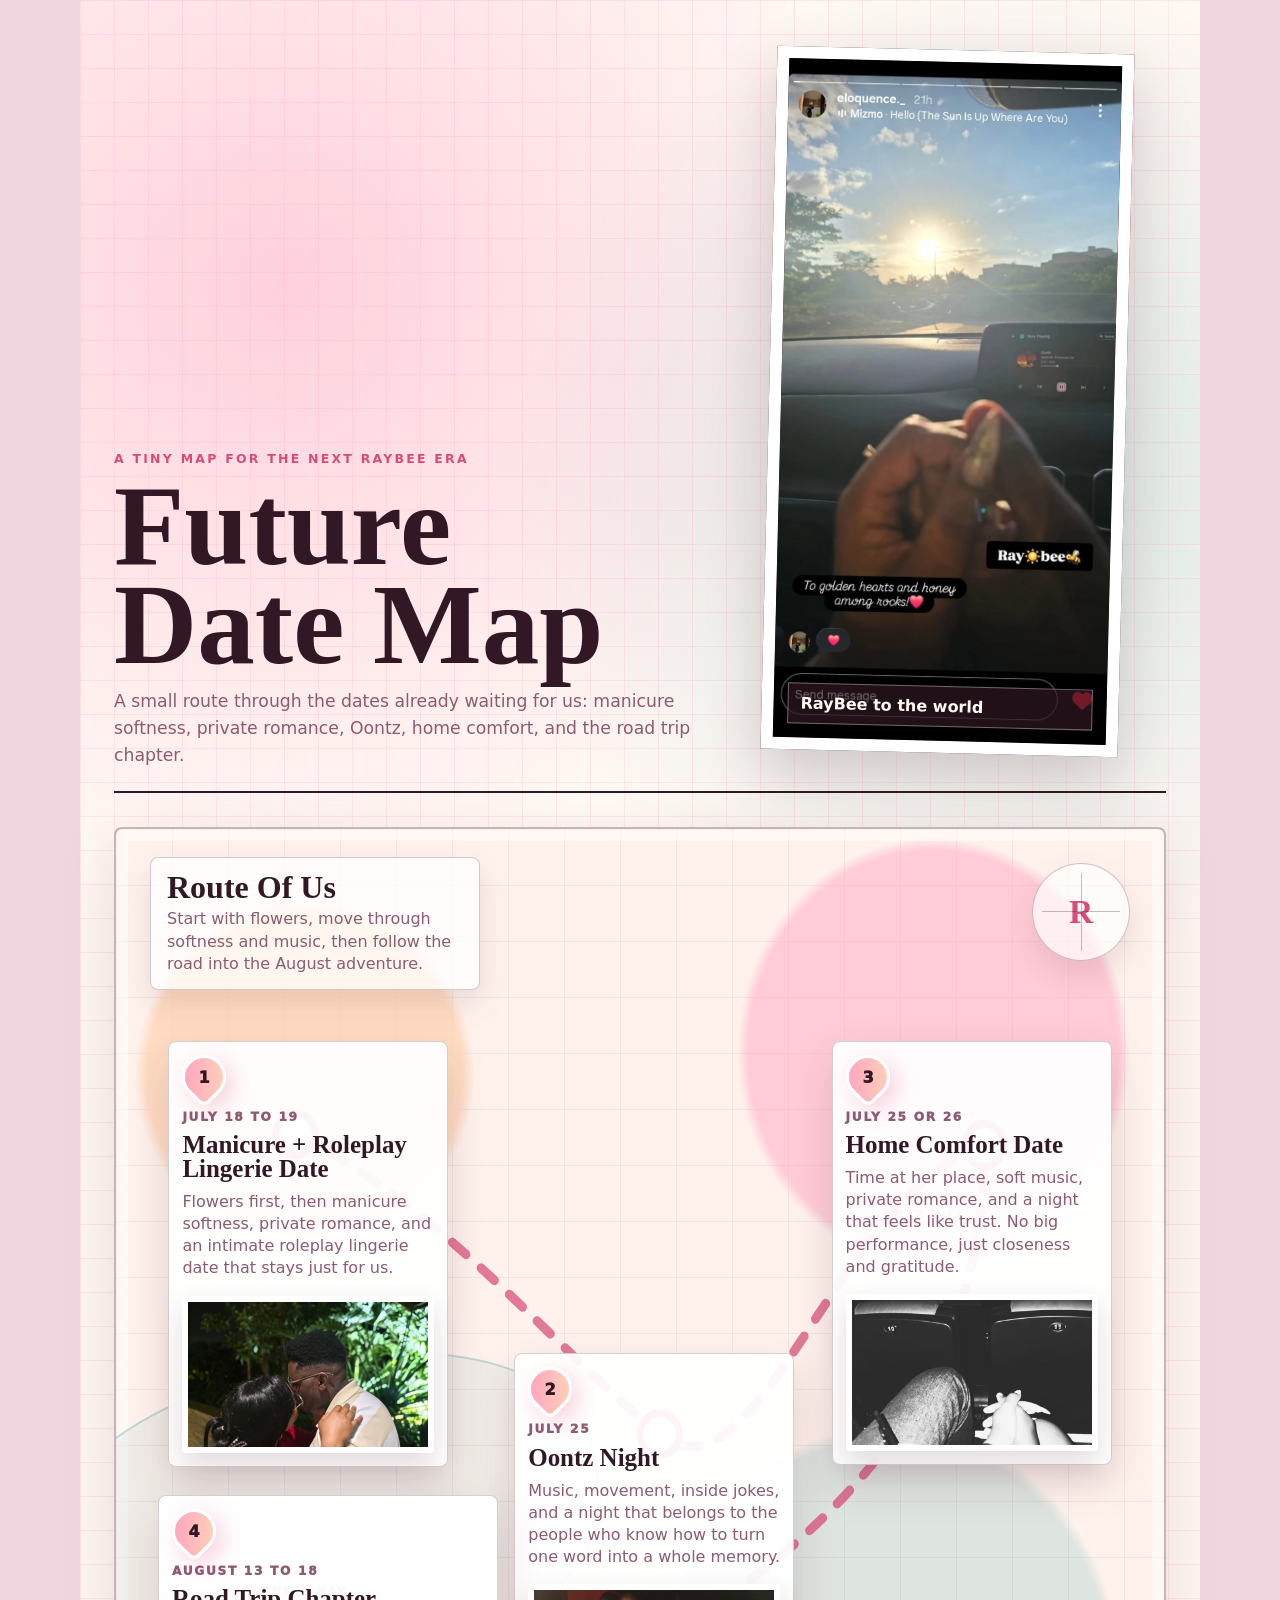
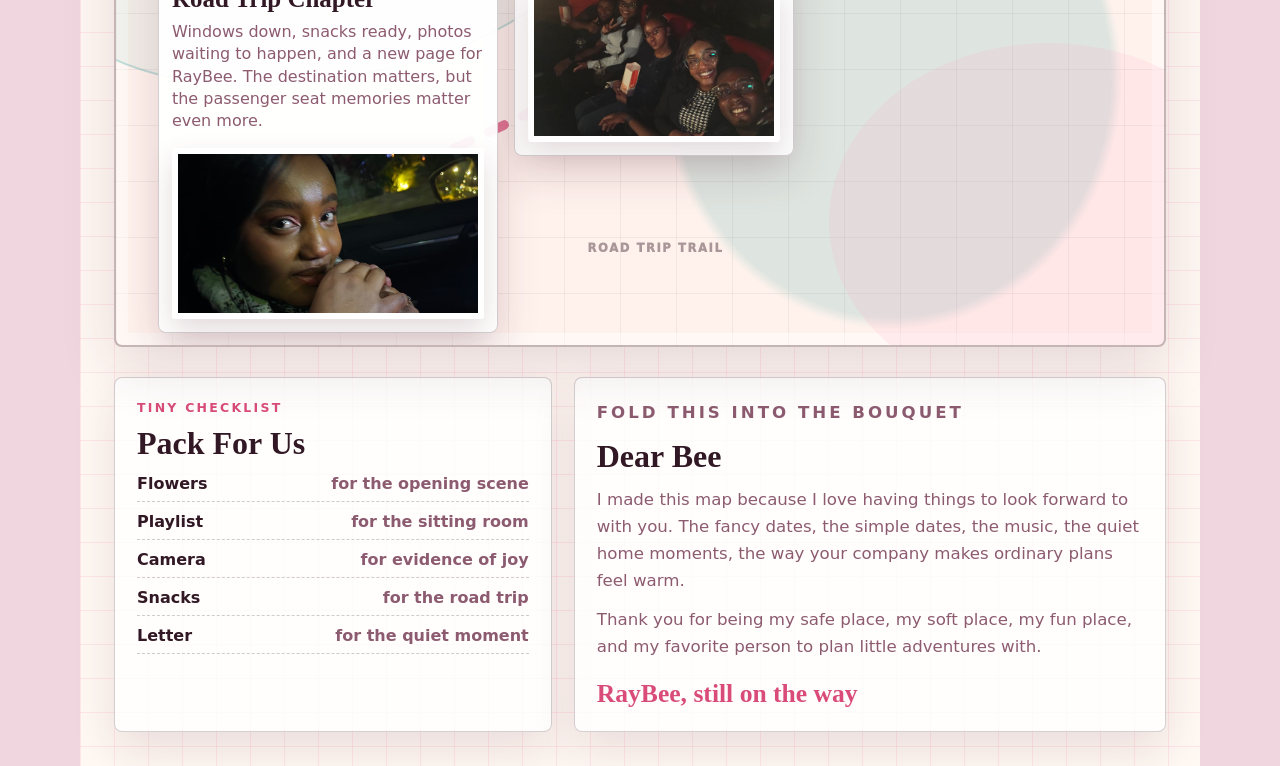
<file: future-date-map.html>
<!doctype html>
<html lang="en">
  <head>
    <meta charset="UTF-8" />
    <meta name="viewport" content="width=device-width, initial-scale=1.0" />
    <title>RayBee Future Date Map</title>
    <style>
      :root {
        color-scheme: light;
        --ink: #311824;
        --muted: #8d5b70;
        --paper: #fff8f3;
        --rose: #d94c78;
        --pink: #ff9fc0;
        --peach: #ffd6b7;
        --gold: #c58b35;
        --teal: #4aa8a3;
        --line: rgba(49, 24, 36, 0.2);
        font-family: Inter, ui-sans-serif, system-ui, -apple-system, BlinkMacSystemFont, "Segoe UI", sans-serif;
      }

      * {
        box-sizing: border-box;
      }

      body {
        margin: 0;
        background: #f0d7df;
        color: var(--ink);
      }

      .sheet {
        width: min(1120px, 100%);
        min-height: 100vh;
        margin: 0 auto;
        padding: 34px;
        background:
          linear-gradient(90deg, rgba(255, 159, 192, 0.2) 1px, transparent 1px),
          linear-gradient(180deg, rgba(255, 159, 192, 0.2) 1px, transparent 1px),
          radial-gradient(circle at 18% 12%, rgba(255, 159, 192, 0.44), transparent 26%),
          radial-gradient(circle at 82% 20%, rgba(74, 168, 163, 0.22), transparent 24%),
          var(--paper);
        background-size: 34px 34px, 34px 34px, auto, auto, auto;
      }

      header {
        display: grid;
        grid-template-columns: 1.15fr 0.85fr;
        gap: 24px;
        align-items: end;
        padding-bottom: 22px;
        border-bottom: 2px solid var(--ink);
      }

      .eyebrow {
        margin: 0 0 10px;
        color: var(--rose);
        font-size: 0.78rem;
        font-weight: 900;
        letter-spacing: 0.18em;
        text-transform: uppercase;
      }

      h1,
      h2,
      h3,
      p {
        margin-top: 0;
      }

      h1 {
        max-width: 10ch;
        margin-bottom: 14px;
        font-family: Georgia, "Times New Roman", serif;
        font-size: clamp(3.3rem, 9vw, 7.4rem);
        line-height: 0.86;
        letter-spacing: 0;
      }

      .subtitle {
        max-width: 620px;
        margin: 0;
        color: var(--muted);
        font-size: 1.08rem;
        line-height: 1.55;
      }

      .cover-photo {
        position: relative;
        min-height: 320px;
        border: 12px solid #fff;
        box-shadow: 0 24px 60px rgba(80, 29, 48, 0.2);
        transform: rotate(1.4deg);
        background: #311824;
        overflow: hidden;
      }

      .cover-photo img {
        width: 100%;
        height: 100%;
        min-height: 320px;
        display: block;
        object-fit: cover;
      }

      .cover-photo span {
        position: absolute;
        left: 14px;
        right: 14px;
        bottom: 14px;
        padding: 10px 12px;
        border: 1px solid rgba(255, 255, 255, 0.36);
        background: rgba(49, 24, 36, 0.68);
        color: #fff8f3;
        font-weight: 900;
      }

      .map {
        position: relative;
        min-height: 1120px;
        margin-top: 34px;
        border: 2px solid rgba(49, 24, 36, 0.28);
        border-radius: 8px;
        background:
          radial-gradient(ellipse at 18% 22%, rgba(255, 214, 183, 0.78) 0 13%, transparent 14%),
          radial-gradient(ellipse at 78% 20%, rgba(255, 159, 192, 0.46) 0 16%, transparent 17%),
          radial-gradient(ellipse at 74% 76%, rgba(74, 168, 163, 0.18) 0 20%, transparent 21%),
          linear-gradient(90deg, rgba(49, 24, 36, 0.06) 1px, transparent 1px),
          linear-gradient(180deg, rgba(49, 24, 36, 0.06) 1px, transparent 1px),
          #fff2ed;
        background-size: auto, auto, auto, 56px 56px, 56px 56px, auto;
        box-shadow: inset 0 0 0 12px rgba(255, 255, 255, 0.42), 0 20px 56px rgba(80, 29, 48, 0.14);
        overflow: hidden;
      }

      .map::before,
      .map::after {
        content: "";
        position: absolute;
        pointer-events: none;
      }

      .map::before {
        left: -8%;
        top: 48%;
        width: 54%;
        height: 28%;
        border: 2px solid rgba(74, 168, 163, 0.3);
        border-radius: 55% 45% 48% 52%;
        background: rgba(74, 168, 163, 0.08);
        transform: rotate(-10deg);
      }

      .map::after {
        right: -10%;
        bottom: -5%;
        width: 42%;
        height: 32%;
        border-radius: 50%;
        background: rgba(255, 159, 192, 0.14);
      }

      .route-line {
        position: absolute;
        inset: 32px;
        z-index: 1;
        width: calc(100% - 64px);
        height: calc(100% - 64px);
        pointer-events: none;
      }

      .route-line path {
        fill: none;
        stroke: rgba(217, 76, 120, 0.72);
        stroke-width: 9;
        stroke-linecap: round;
        stroke-linejoin: round;
        stroke-dasharray: 18 20;
      }

      .route-line circle {
        fill: #fff8f3;
        stroke: var(--rose);
        stroke-width: 7;
      }

      .map-title {
        position: absolute;
        left: 34px;
        top: 28px;
        z-index: 3;
        max-width: 330px;
        padding: 14px 16px;
        border: 1px solid rgba(49, 24, 36, 0.22);
        border-radius: 8px;
        background: rgba(255, 255, 255, 0.74);
        box-shadow: 0 14px 32px rgba(80, 29, 48, 0.12);
      }

      .map-title h2 {
        margin-bottom: 6px;
        font-family: Georgia, "Times New Roman", serif;
        font-size: 2rem;
        line-height: 0.96;
      }

      .map-title p {
        margin: 0;
        color: var(--muted);
        line-height: 1.4;
      }

      .compass {
        position: absolute;
        right: 34px;
        top: 34px;
        z-index: 3;
        display: grid;
        width: 98px;
        height: 98px;
        place-items: center;
        border: 1px solid rgba(49, 24, 36, 0.24);
        border-radius: 50%;
        background: rgba(255, 255, 255, 0.66);
        color: var(--rose);
        font-family: Georgia, "Times New Roman", serif;
        font-size: 2.1rem;
        font-weight: 900;
        box-shadow: 0 14px 32px rgba(80, 29, 48, 0.12);
      }

      .compass::before,
      .compass::after {
        content: "";
        position: absolute;
        background: rgba(49, 24, 36, 0.28);
      }

      .compass::before {
        width: 1px;
        height: 78px;
      }

      .compass::after {
        width: 78px;
        height: 1px;
      }

      .landmark {
        position: absolute;
        z-index: 2;
        color: rgba(49, 24, 36, 0.42);
        font-family: Inter, ui-sans-serif, system-ui, sans-serif;
        font-size: 0.72rem;
        font-weight: 950;
        letter-spacing: 0.14em;
        text-transform: uppercase;
      }

      .landmark-a {
        left: 11%;
        bottom: 31%;
      }

      .landmark-b {
        right: 19%;
        top: 34%;
      }

      .landmark-c {
        left: 45%;
        bottom: 8%;
      }

      .stop {
        position: absolute;
        z-index: 4;
        width: min(280px, 30%);
        min-height: 250px;
        padding: 13px;
        border: 1px solid var(--line);
        border-radius: 8px;
        background: rgba(255, 255, 255, 0.94);
        box-shadow: 0 18px 44px rgba(80, 29, 48, 0.16);
      }

      .stop-1 {
        left: 5%;
        top: 19%;
      }

      .stop-2 {
        left: 38%;
        top: 47%;
      }

      .stop-3 {
        right: 5%;
        top: 19%;
      }

      .stop-4 {
        left: 4%;
        bottom: 1%;
        transform: none;
        width: min(340px, 36%);
      }

      .pin {
        display: inline-grid;
        width: 44px;
        height: 44px;
        margin-bottom: 10px;
        place-items: center;
        border: 3px solid #fff;
        border-radius: 50% 50% 50% 8px;
        background: linear-gradient(135deg, var(--pink), var(--peach));
        color: var(--ink);
        font-weight: 1000;
        box-shadow: 0 10px 22px rgba(217, 76, 120, 0.24);
        transform: rotate(-45deg);
      }

      .pin span {
        transform: rotate(45deg);
      }

      .date {
        margin-bottom: 8px;
        color: var(--rose);
        font-size: 0.76rem;
        font-weight: 950;
        letter-spacing: 0.14em;
        text-transform: uppercase;
      }

      .stop h2 {
        margin-bottom: 10px;
        font-family: Georgia, "Times New Roman", serif;
        font-size: 1.56rem;
        line-height: 0.96;
      }

      .stop p {
        color: var(--muted);
        line-height: 1.38;
      }

      .map-photo {
        width: 100%;
        display: block;
        border: 6px solid #fff;
        border-radius: 4px;
        aspect-ratio: 16 / 10;
        object-fit: cover;
        box-shadow: 0 12px 28px rgba(80, 29, 48, 0.16);
      }

      .stop-4 .map-photo {
        aspect-ratio: 16 / 8.8;
      }

      .note-panel {
        display: grid;
        grid-template-columns: 0.85fr 1.15fr;
        gap: 22px;
        align-items: stretch;
        margin-top: 30px;
      }

      .ticket,
      .letter {
        padding: 22px;
        border: 1px solid var(--line);
        border-radius: 8px;
        background: rgba(255, 255, 255, 0.78);
        box-shadow: 0 18px 44px rgba(80, 29, 48, 0.12);
      }

      .ticket h2,
      .letter h2 {
        margin-bottom: 12px;
        font-family: Georgia, "Times New Roman", serif;
        font-size: 2rem;
      }

      .ticket-list {
        display: grid;
        gap: 10px;
        margin: 0;
        padding: 0;
        list-style: none;
      }

      .ticket-list li {
        display: flex;
        justify-content: space-between;
        gap: 12px;
        padding-bottom: 8px;
        border-bottom: 1px dashed rgba(49, 24, 36, 0.22);
        color: var(--muted);
        font-weight: 750;
      }

      .ticket-list strong {
        color: var(--ink);
      }

      .letter p {
        margin-bottom: 12px;
        color: var(--muted);
        font-size: 1.04rem;
        line-height: 1.62;
      }

      .signature {
        margin-top: 18px;
        color: var(--rose);
        font-family: Georgia, "Times New Roman", serif;
        font-size: 1.6rem;
        font-weight: 900;
      }

      @media (max-width: 820px) {
        .sheet {
          padding: 22px;
        }

        header,
        .note-panel {
          grid-template-columns: 1fr;
        }

        .map {
          min-height: auto;
          padding: 160px 14px 18px;
        }

        .map::before,
        .map::after,
        .route-line,
        .compass,
        .landmark {
          display: none;
        }

        .map-title {
          left: 14px;
          right: 14px;
          top: 14px;
          max-width: none;
        }

        .stop {
          position: relative;
          left: auto;
          right: auto;
          top: auto;
          bottom: auto;
          width: 100%;
          margin: 0 0 16px !important;
          transform: none;
        }
      }

      @media print {
        body {
          background: #fff;
        }

        .sheet {
          width: 100%;
          min-height: auto;
          padding: 18mm;
        }

        .stop,
        .map-title,
        .ticket,
        .letter,
        .cover-photo {
          break-inside: avoid;
          box-shadow: none;
        }
      }
    </style>
  </head>
  <body>
    <main class="sheet">
      <header>
        <div>
          <p class="eyebrow">A tiny map for the next RayBee era</p>
          <h1>Future Date Map</h1>
          <p class="subtitle">
            A small route through the dates already waiting for us: manicure
            softness, private romance, Oontz, home comfort, and the road trip
            chapter.
          </p>
        </div>
        <figure class="cover-photo">
          <img src="assets/photos/golden-hearts.jpeg" alt="RayBee golden hearts memory" />
          <span>RayBee to the world</span>
        </figure>
      </header>

      <section class="map" aria-label="Future date route">
        <svg class="route-line" viewBox="0 0 1000 1000" preserveAspectRatio="none" aria-hidden="true">
          <path d="M150 260 C290 320 420 470 520 545 S700 315 850 270 C850 565 610 725 235 875" />
          <circle cx="150" cy="260" r="20" />
          <circle cx="520" cy="545" r="20" />
          <circle cx="850" cy="270" r="20" />
          <circle cx="235" cy="875" r="20" />
        </svg>

        <div class="map-title">
          <h2>Route Of Us</h2>
          <p>
            Start with flowers, move through softness and music, then follow
            the road into the August adventure.
          </p>
        </div>
        <div class="compass" aria-hidden="true">R</div>
        <span class="landmark landmark-a">Softness Bay</span>
        <span class="landmark landmark-b">Oontz Hill</span>
        <span class="landmark landmark-c">Road Trip Trail</span>

        <article class="stop stop-1">
          <span class="pin"><span>1</span></span>
          <p class="date">July 18 to 19</p>
          <h2>Manicure + Roleplay Lingerie Date</h2>
          <p>
            Flowers first, then manicure softness, private romance, and an
            intimate roleplay lingerie date that stays just for us.
          </p>
          <img class="map-photo" src="assets/photos/kisses.jpeg" alt="Kisses memory" />
        </article>

        <article class="stop stop-2">
          <span class="pin"><span>2</span></span>
          <p class="date">July 25</p>
          <h2>Oontz Night</h2>
          <p>
            Music, movement, inside jokes, and a night that belongs to the
            people who know how to turn one word into a whole memory.
          </p>
          <img class="map-photo" src="assets/photos/pentagon-five.jpeg" alt="Pentagon 5 memory" />
        </article>

        <article class="stop stop-3">
          <span class="pin"><span>3</span></span>
          <p class="date">July 25 or 26</p>
          <h2>Home Comfort Date</h2>
          <p>
            Time at her place, soft music, private romance, and a night that
            feels like trust. No big performance, just closeness and gratitude.
          </p>
          <img class="map-photo" src="assets/photos/everything-better.jpeg" alt="Everything is better memory" />
        </article>

        <article class="stop stop-4">
          <span class="pin"><span>4</span></span>
          <p class="date">August 13 to 18</p>
          <h2>Road Trip Chapter</h2>
          <p>
            Windows down, snacks ready, photos waiting to happen, and a new
            page for RayBee. The destination matters, but the passenger seat
            memories matter even more.
          </p>
          <img class="map-photo" src="assets/photos/car-photo.jpeg" alt="Car memory" />
        </article>
      </section>

      <section class="note-panel">
        <article class="ticket">
          <p class="eyebrow">Tiny checklist</p>
          <h2>Pack For Us</h2>
          <ul class="ticket-list">
            <li><strong>Flowers</strong><span>for the opening scene</span></li>
            <li><strong>Playlist</strong><span>for the sitting room</span></li>
            <li><strong>Camera</strong><span>for evidence of joy</span></li>
            <li><strong>Snacks</strong><span>for the road trip</span></li>
            <li><strong>Letter</strong><span>for the quiet moment</span></li>
          </ul>
        </article>
        <article class="letter">
          <p class="eyebrow">Fold this into the bouquet</p>
          <h2>Dear Bee</h2>
          <p>
            I made this map because I love having things to look forward to
            with you. The fancy dates, the simple dates, the music, the quiet
            home moments, the way your company makes ordinary plans feel warm.
          </p>
          <p>
            Thank you for being my safe place, my soft place, my fun place, and
            my favorite person to plan little adventures with.
          </p>
          <div class="signature">RayBee, still on the way</div>
        </article>
      </section>
    </main>
  </body>
</html>
</file>
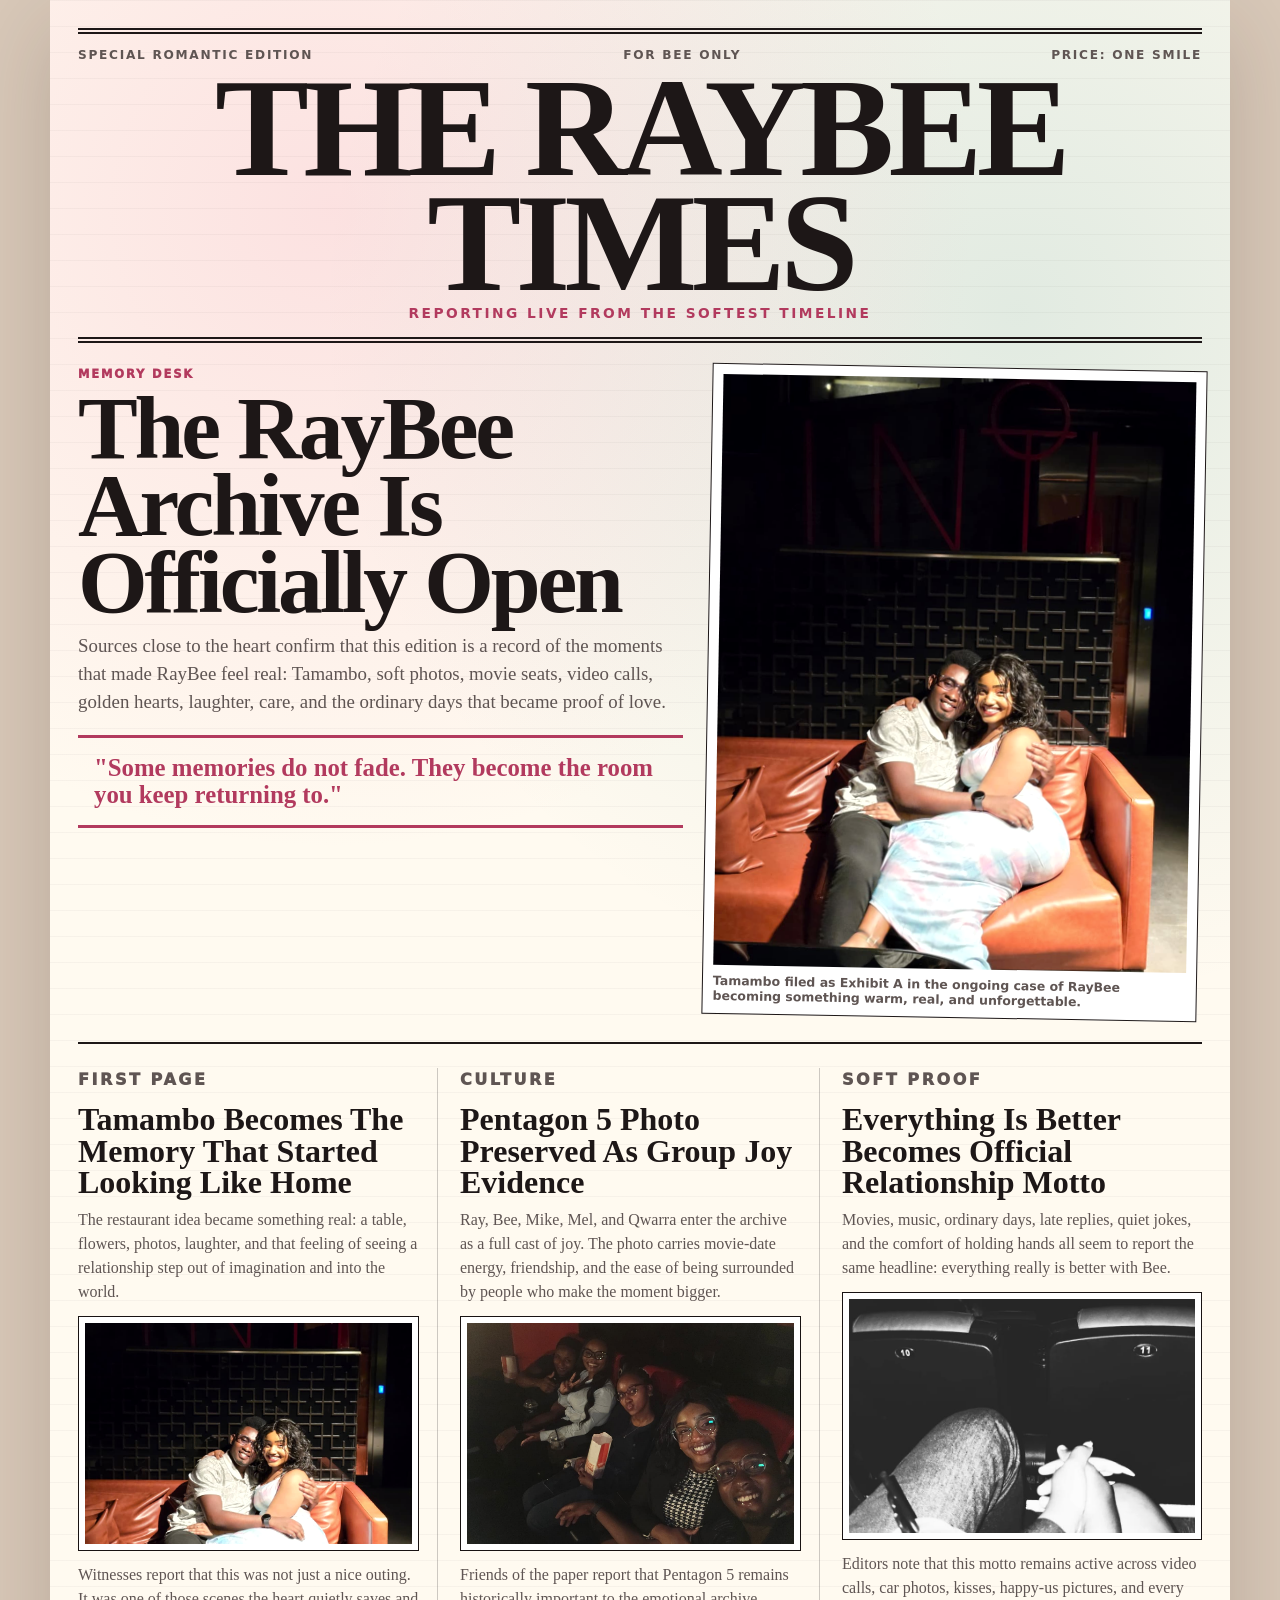
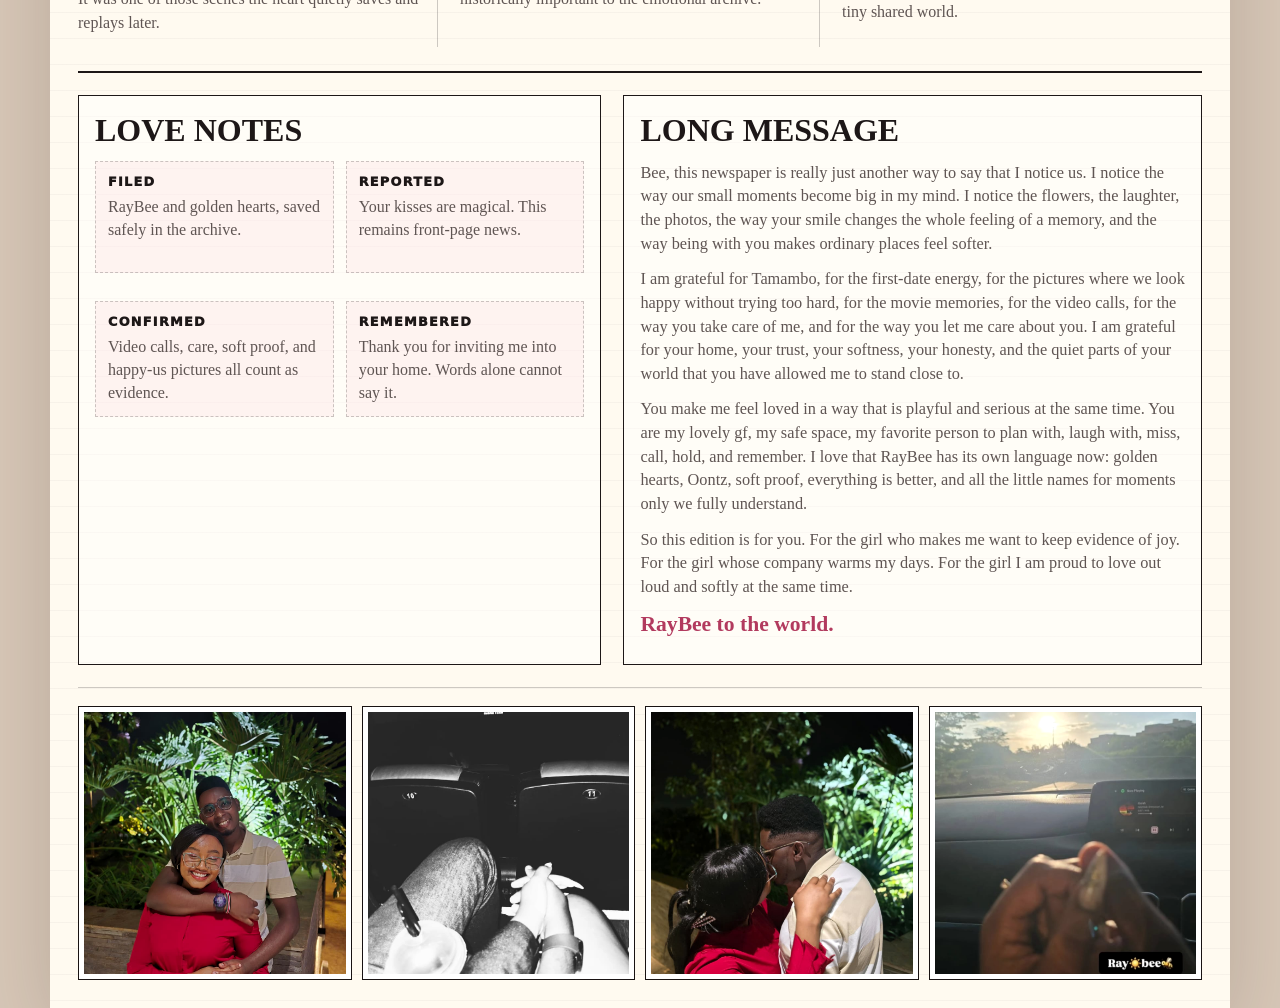
<file: raybee-newspaper.html>
<!doctype html>
<html lang="en">
  <head>
    <meta charset="UTF-8" />
    <meta name="viewport" content="width=device-width, initial-scale=1.0" />
    <title>The RayBee Times</title>
    <style>
      :root {
        color-scheme: light;
        --ink: #1d1717;
        --muted: #5f5553;
        --paper: #fffaf0;
        --rule: rgba(29, 23, 23, 0.22);
        --rose: #b23a5e;
        --pink: #f4a8bd;
        --gold: #a66e24;
        --teal: #2d8d89;
        font-family: Georgia, "Times New Roman", serif;
      }

      * {
        box-sizing: border-box;
      }

      body {
        margin: 0;
        background: #d8c8b8;
        color: var(--ink);
      }

      .paper {
        width: min(1180px, 100%);
        min-height: 100vh;
        margin: 0 auto;
        padding: 28px;
        background:
          linear-gradient(rgba(29, 23, 23, 0.035) 1px, transparent 1px),
          radial-gradient(circle at 24% 8%, rgba(244, 168, 189, 0.3), transparent 25%),
          radial-gradient(circle at 82% 12%, rgba(45, 141, 137, 0.14), transparent 28%),
          var(--paper);
        background-size: 100% 26px, auto, auto, auto;
        box-shadow: 0 28px 80px rgba(42, 26, 20, 0.18);
      }

      .masthead {
        text-align: center;
        border-top: 6px double var(--ink);
        border-bottom: 6px double var(--ink);
        padding: 14px 0 16px;
      }

      .meta {
        display: flex;
        justify-content: space-between;
        gap: 18px;
        margin: 0 0 8px;
        color: var(--muted);
        font-family: Inter, ui-sans-serif, system-ui, sans-serif;
        font-size: 0.76rem;
        font-weight: 850;
        letter-spacing: 0.14em;
        text-transform: uppercase;
      }

      h1,
      h2,
      h3,
      p,
      figure {
        margin-top: 0;
      }

      h1 {
        margin-bottom: 4px;
        font-size: clamp(3.4rem, 11vw, 8.8rem);
        line-height: 0.82;
        letter-spacing: -0.04em;
        text-transform: uppercase;
      }

      .tagline {
        margin: 0;
        color: var(--rose);
        font-family: Inter, ui-sans-serif, system-ui, sans-serif;
        font-size: 0.86rem;
        font-weight: 900;
        letter-spacing: 0.18em;
        text-transform: uppercase;
      }

      .headline {
        display: grid;
        grid-template-columns: 1.1fr 0.9fr;
        gap: 24px;
        padding: 24px 0;
        border-bottom: 2px solid var(--ink);
      }

      .headline h2 {
        margin-bottom: 12px;
        font-size: clamp(3rem, 7vw, 6.5rem);
        line-height: 0.86;
        letter-spacing: -0.035em;
      }

      .deck {
        color: var(--muted);
        font-size: 1.18rem;
        line-height: 1.48;
      }

      .lead-image {
        position: relative;
        margin: 0;
        border: 1px solid var(--ink);
        background: #fff;
        padding: 10px;
        transform: rotate(1deg);
      }

      .lead-image img,
      .story img,
      .photo-grid img {
        width: 100%;
        display: block;
        object-fit: cover;
        filter: saturate(0.9) contrast(1.05);
      }

      .lead-image img {
        aspect-ratio: 4 / 5;
      }

      figcaption {
        margin-top: 8px;
        color: var(--muted);
        font-family: Inter, ui-sans-serif, system-ui, sans-serif;
        font-size: 0.78rem;
        font-weight: 800;
      }

      .columns {
        display: grid;
        grid-template-columns: 1fr 1fr 1fr;
        gap: 22px;
        padding-top: 24px;
      }

      .story {
        min-height: 100%;
        padding-right: 18px;
        border-right: 1px solid var(--rule);
      }

      .story:last-child {
        padding-right: 0;
        border-right: 0;
      }

      .label {
        margin: 0 0 8px;
        color: var(--rose);
        font-family: Inter, ui-sans-serif, system-ui, sans-serif;
        font-size: 0.72rem;
        font-weight: 950;
        letter-spacing: 0.16em;
        text-transform: uppercase;
      }

      .story h3 {
        margin-bottom: 10px;
        font-size: 2rem;
        line-height: 0.98;
      }

      .story p {
        margin-bottom: 12px;
        color: var(--muted);
        font-size: 1rem;
        line-height: 1.5;
      }

      .story img {
        aspect-ratio: 16 / 11;
        margin: 12px 0;
        border: 1px solid var(--ink);
        padding: 6px;
        background: #fff;
      }

      .pullquote {
        margin: 18px 0;
        padding: 16px;
        border-top: 3px solid var(--rose);
        border-bottom: 3px solid var(--rose);
        color: var(--rose);
        font-size: 1.55rem;
        font-weight: 900;
        line-height: 1.12;
      }

      .bottom-band {
        display: grid;
        grid-template-columns: 0.95fr 1.05fr;
        gap: 22px;
        margin-top: 24px;
        padding-top: 22px;
        border-top: 2px solid var(--ink);
      }

      .classifieds,
      .long-message {
        border: 1px solid var(--ink);
        padding: 16px;
        background: rgba(255, 255, 255, 0.42);
      }

      .classifieds h2,
      .long-message h2 {
        margin-bottom: 12px;
        font-size: 2rem;
        text-transform: uppercase;
      }

      .ad-grid {
        display: grid;
        grid-template-columns: 1fr 1fr;
        gap: 12px;
      }

      .ad {
        min-height: 112px;
        padding: 12px;
        border: 1px dashed var(--rule);
        background: rgba(244, 168, 189, 0.12);
      }

      .ad strong {
        display: block;
        margin-bottom: 6px;
        color: var(--ink);
        font-family: Inter, ui-sans-serif, system-ui, sans-serif;
        font-size: 0.8rem;
        font-weight: 950;
        letter-spacing: 0.1em;
        text-transform: uppercase;
      }

      .ad span,
      .long-message p {
        color: var(--muted);
        line-height: 1.45;
      }

      .long-message p {
        margin-bottom: 12px;
        font-size: 1.02rem;
      }

      .long-message .signoff {
        margin-top: 14px;
        color: var(--rose);
        font-size: 1.35rem;
        font-weight: 900;
        line-height: 1.1;
      }

      .photo-grid {
        display: grid;
        grid-template-columns: repeat(4, 1fr);
        gap: 10px;
        margin-top: 22px;
        padding-top: 18px;
        border-top: 1px solid var(--rule);
      }

      .photo-grid img {
        aspect-ratio: 1 / 1;
        border: 1px solid var(--ink);
        padding: 5px;
        background: #fff;
      }

      @media (max-width: 860px) {
        .paper {
          padding: 20px;
        }

        .headline,
        .columns,
        .bottom-band {
          grid-template-columns: 1fr;
        }

        .story {
          padding-right: 0;
          padding-bottom: 18px;
          border-right: 0;
          border-bottom: 1px solid var(--rule);
        }

        .story:last-child {
          border-bottom: 0;
        }

        .photo-grid {
          grid-template-columns: 1fr 1fr;
        }
      }

      @media print {
        body {
          background: #fff;
        }

        .paper {
          width: 100%;
          min-height: auto;
          padding: 14mm;
          box-shadow: none;
        }

        .story,
        .classifieds,
        .long-message,
        .lead-image,
        .photo-grid img {
          break-inside: avoid;
        }
      }
    </style>
  </head>
  <body>
    <main class="paper">
      <header class="masthead">
        <p class="meta">
          <span>Special romantic edition</span>
          <span>For Bee only</span>
          <span>Price: one smile</span>
        </p>
        <h1>The RayBee Times</h1>
        <p class="tagline">Reporting live from the softest timeline</p>
      </header>

      <section class="headline">
        <article>
          <p class="label">Memory desk</p>
          <h2>The RayBee Archive Is Officially Open</h2>
          <p class="deck">
            Sources close to the heart confirm that this edition is a record
            of the moments that made RayBee feel real: Tamambo, soft photos,
            movie seats, video calls, golden hearts, laughter, care, and the
            ordinary days that became proof of love.
          </p>
          <p class="pullquote">
            "Some memories do not fade. They become the room you keep returning to."
          </p>
        </article>
        <figure class="lead-image">
          <img src="assets/photos/first-date.jpeg" alt="First date memory" />
          <figcaption>
            Tamambo filed as Exhibit A in the ongoing case of RayBee becoming
            something warm, real, and unforgettable.
          </figcaption>
        </figure>
      </section>

      <section class="columns">
        <article class="story">
          <p class="label">First page</p>
          <h3>Tamambo Becomes The Memory That Started Looking Like Home</h3>
          <p>
            The restaurant idea became something real: a table, flowers,
            photos, laughter, and that feeling of seeing a relationship step
            out of imagination and into the world.
          </p>
          <img src="assets/photos/first-date.jpeg" alt="First date memory" />
          <p>
            Witnesses report that this was not just a nice outing. It was one
            of those scenes the heart quietly saves and replays later.
          </p>
        </article>

        <article class="story">
          <p class="label">Culture</p>
          <h3>Pentagon 5 Photo Preserved As Group Joy Evidence</h3>
          <p>
            Ray, Bee, Mike, Mel, and Qwarra enter the archive as a full cast of
            joy. The photo carries movie-date energy, friendship, and the ease
            of being surrounded by people who make the moment bigger.
          </p>
          <img src="assets/photos/pentagon-five.jpeg" alt="Pentagon 5 memory" />
          <p>
            Friends of the paper report that Pentagon 5 remains historically
            important to the emotional archive.
          </p>
        </article>

        <article class="story">
          <p class="label">Soft proof</p>
          <h3>Everything Is Better Becomes Official Relationship Motto</h3>
          <p>
            Movies, music, ordinary days, late replies, quiet jokes, and the
            comfort of holding hands all seem to report the same headline:
            everything really is better with Bee.
          </p>
          <img src="assets/photos/everything-better.jpeg" alt="Everything is better memory" />
          <p>
            Editors note that this motto remains active across video calls,
            car photos, kisses, happy-us pictures, and every tiny shared world.
          </p>
        </article>
      </section>

      <section class="bottom-band">
        <article class="classifieds">
          <h2>Love Notes</h2>
          <div class="ad-grid">
            <p class="ad">
              <strong>Filed</strong>
              <span>RayBee and golden hearts, saved safely in the archive.</span>
            </p>
            <p class="ad">
              <strong>Reported</strong>
              <span>Your kisses are magical. This remains front-page news.</span>
            </p>
            <p class="ad">
              <strong>Confirmed</strong>
              <span>Video calls, care, soft proof, and happy-us pictures all count as evidence.</span>
            </p>
            <p class="ad">
              <strong>Remembered</strong>
              <span>Thank you for inviting me into your home. Words alone cannot say it.</span>
            </p>
          </div>
        </article>

        <article class="long-message">
          <h2>Long Message</h2>
          <p>
            Bee, this newspaper is really just another way to say that I notice
            us. I notice the way our small moments become big in my mind. I
            notice the flowers, the laughter, the photos, the way your smile
            changes the whole feeling of a memory, and the way being with you
            makes ordinary places feel softer.
          </p>
          <p>
            I am grateful for Tamambo, for the first-date energy, for the
            pictures where we look happy without trying too hard, for the movie
            memories, for the video calls, for the way you take care of me, and
            for the way you let me care about you. I am grateful for your home,
            your trust, your softness, your honesty, and the quiet parts of
            your world that you have allowed me to stand close to.
          </p>
          <p>
            You make me feel loved in a way that is playful and serious at the
            same time. You are my lovely gf, my safe space, my favorite person
            to plan with, laugh with, miss, call, hold, and remember. I love
            that RayBee has its own language now: golden hearts, Oontz, soft
            proof, everything is better, and all the little names for moments
            only we fully understand.
          </p>
          <p>
            So this edition is for you. For the girl who makes me want to keep
            evidence of joy. For the girl whose company warms my days. For the
            girl I am proud to love out loud and softly at the same time.
          </p>
          <p class="signoff">RayBee to the world.</p>
        </article>
      </section>

      <section class="photo-grid" aria-label="Memory photos">
        <img src="assets/photos/happy-us.jpeg" alt="Happy us memory" />
        <img src="assets/photos/everything-better.jpeg" alt="Everything better memory" />
        <img src="assets/photos/kisses.jpeg" alt="Kisses memory" />
        <img src="assets/photos/golden-hearts.jpeg" alt="Golden hearts memory" />
      </section>
    </main>
  </body>
</html>
</file>
